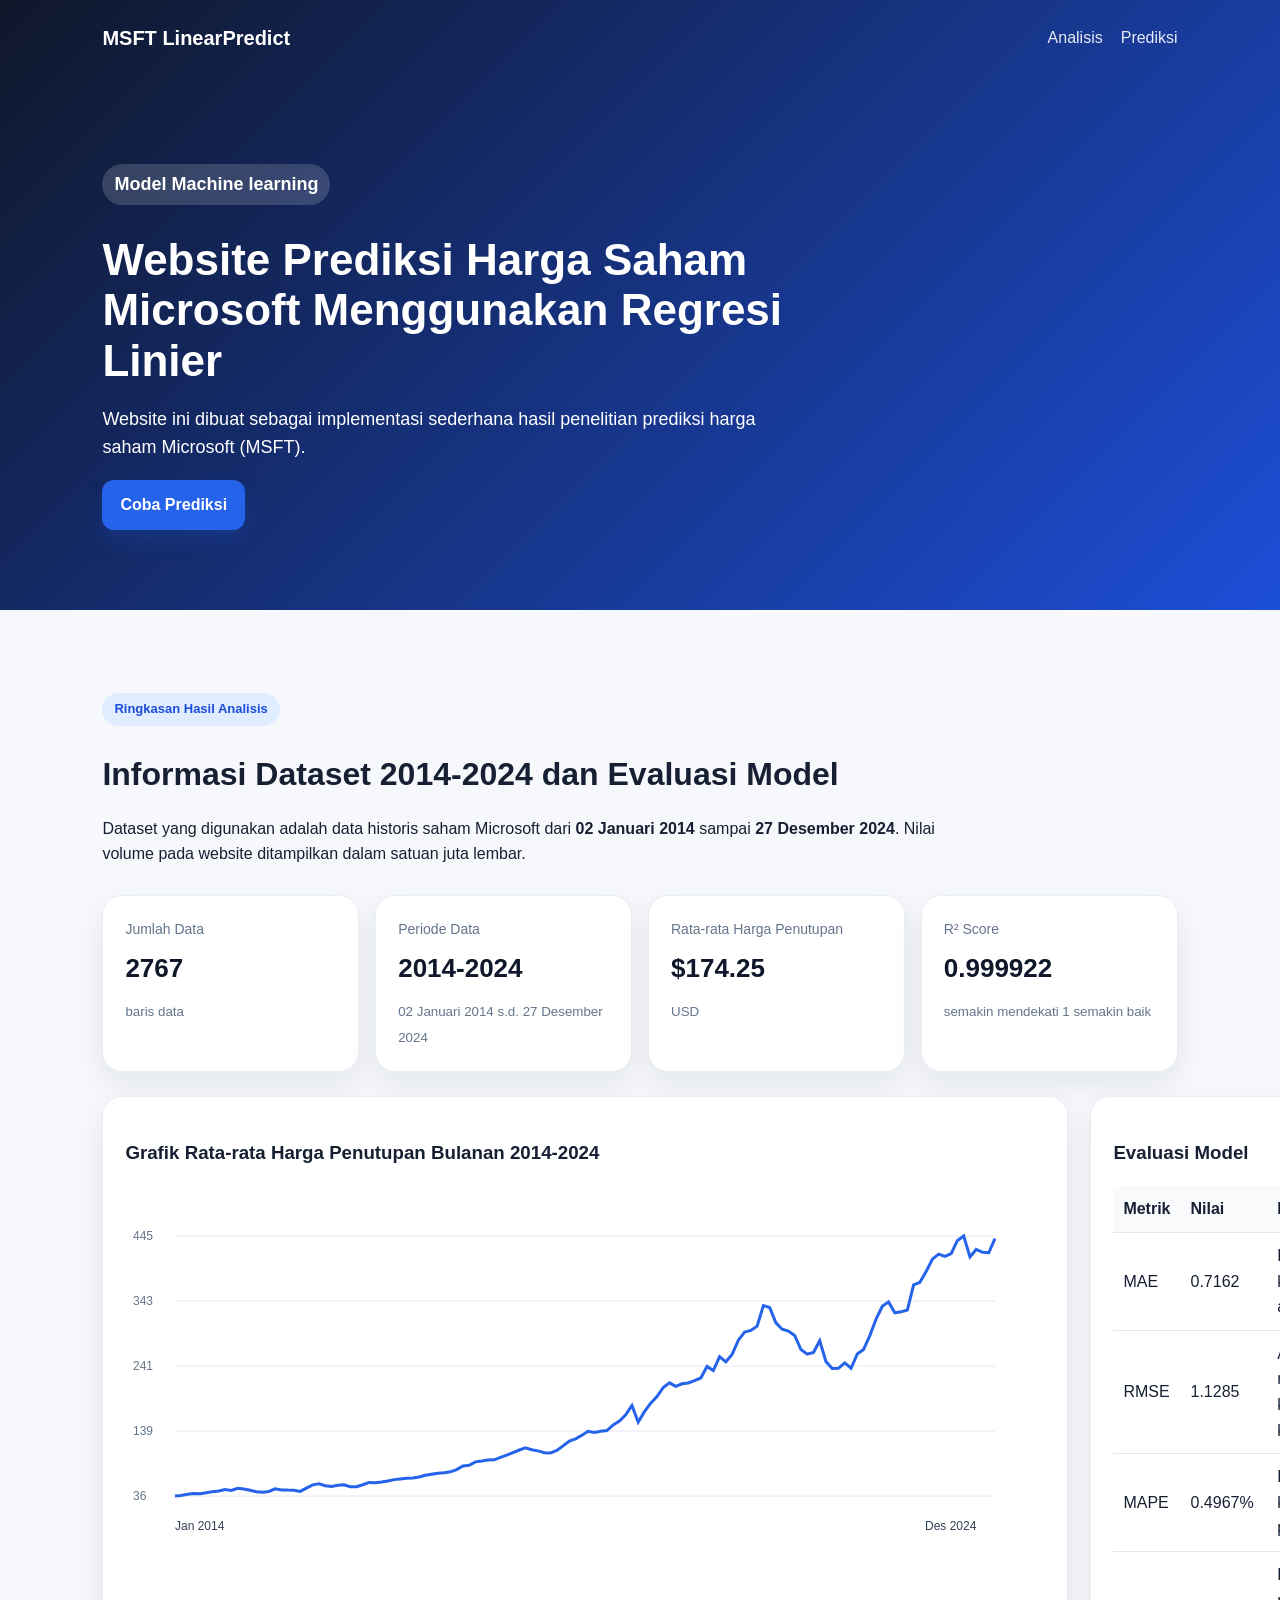
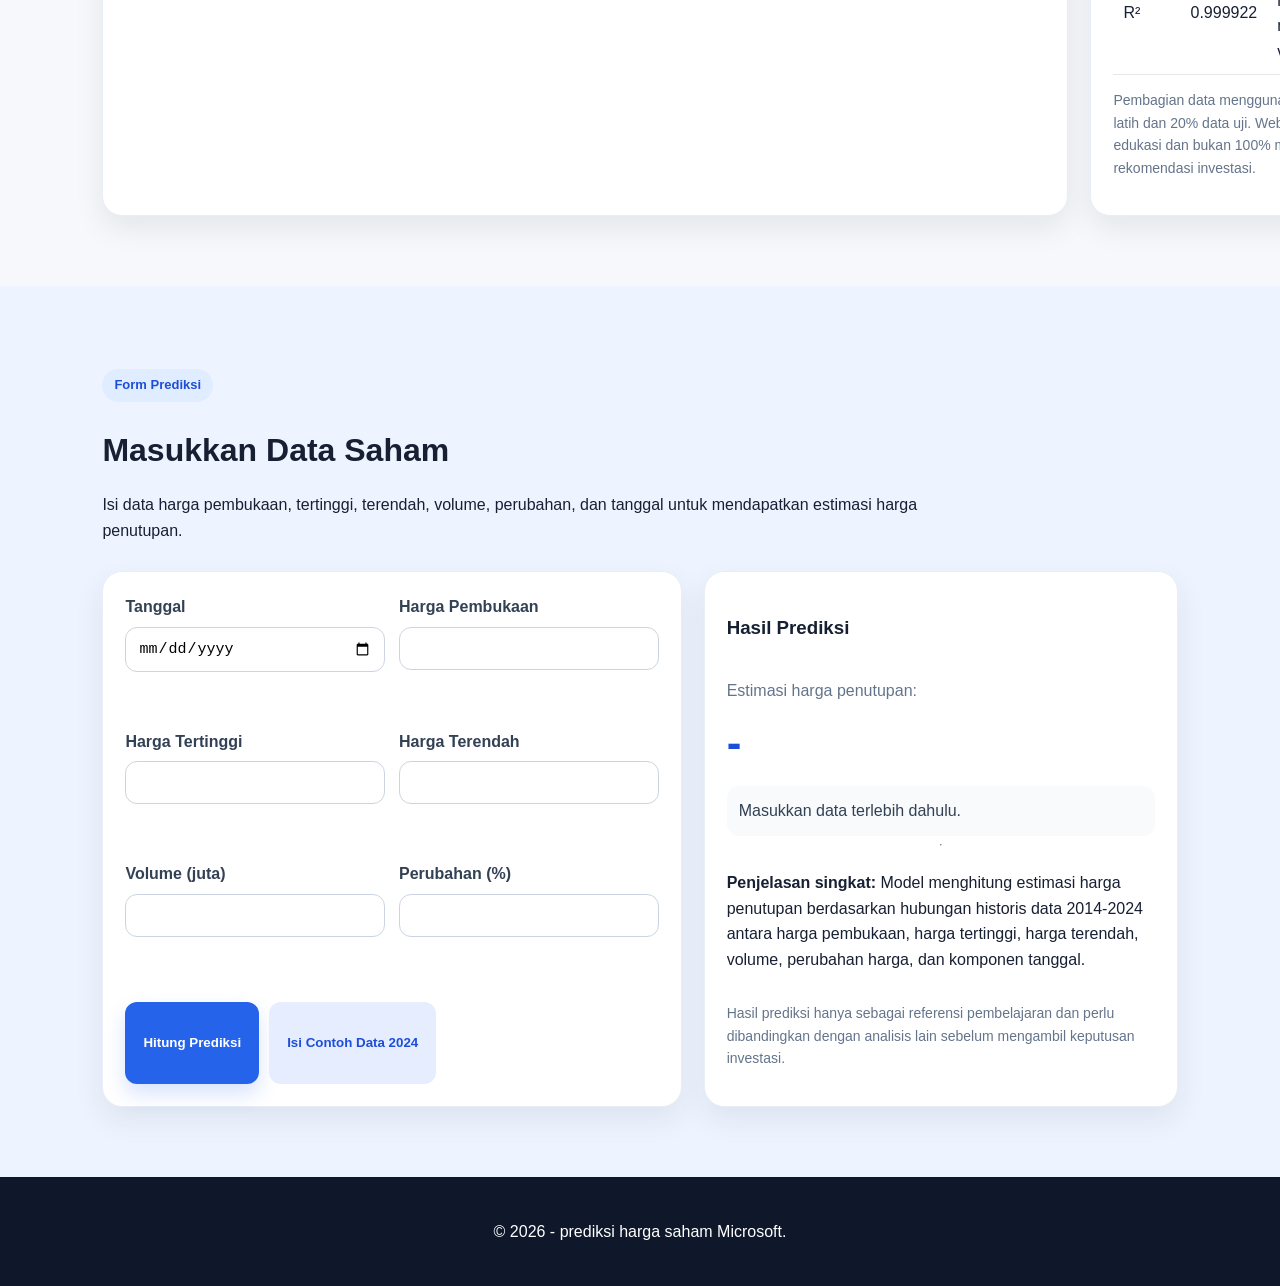
<file: index.html>
<!DOCTYPE html>
<html lang="id">
<head>
  <meta charset="UTF-8" />
  <meta name="viewport" content="width=device-width, initial-scale=1.0" />
  <title>Prediksi Harga Saham Microsoft 2014-2024</title>
  <link rel="stylesheet" href="style.css" />
</head>
<body>
  <header class="hero">
    <nav class="nav">
      <div class="brand">MSFT LinearPredict</div>
      <div class="nav-links">
        <a href="#analisis">Analisis</a>
        <a href="#prediksi">Prediksi</a>
      </div>
    </nav>
    <div class="hero-content">
      <p class="badge"> Model Machine learning </p>
      <h1>Website Prediksi Harga Saham Microsoft Menggunakan Regresi Linier</h1>
      <p>Website ini dibuat sebagai implementasi sederhana hasil penelitian prediksi harga saham Microsoft (MSFT).</p>
      <a class="button" href="#prediksi">Coba Prediksi</a>
    </div>
  </header>

  <main>
    <section id="analisis" class="section">
      <div class="section-title">
        <p class="badge">Ringkasan Hasil Analisis</p>
        <h2>Informasi Dataset 2014-2024 dan Evaluasi Model</h2>
        <p>Dataset yang digunakan adalah data historis saham Microsoft dari <strong>02 Januari 2014</strong> sampai <strong>27 Desember 2024</strong>. Nilai volume pada website ditampilkan dalam satuan juta lembar.</p>
      </div>
      <div class="cards">
        <div class="card"><span>Jumlah Data</span><strong>2767</strong><small>baris data</small></div>
        <div class="card"><span>Periode Data</span><strong>2014-2024</strong><small>02 Januari 2014 s.d. 27 Desember 2024</small></div>
        <div class="card"><span>Rata-rata Harga Penutupan</span><strong>$174.25</strong><small>USD</small></div>
        <div class="card"><span>R² Score</span><strong>0.999922</strong><small>semakin mendekati 1 semakin baik</small></div>
      </div>
      <div class="grid two">
        <div class="panel">
          <h3>Grafik Rata-rata Harga Penutupan Bulanan 2014-2024</h3>
          <canvas id="priceChart" width="920" height="360" aria-label="Grafik harga penutupan bulanan"></canvas>
        </div>
        <div class="panel">
          <h3>Evaluasi Model</h3>
          <table class="simple-table">
            <tr><th>Metrik</th><th>Nilai</th><th>Keterangan</th></tr>
            <tr><td>MAE</td><td>0.7162</td><td>Rata-rata kesalahan absolut</td></tr>
            <tr><td>RMSE</td><td>1.1285</td><td>Akar rata-rata kesalahan kuadrat</td></tr>
            <tr><td>MAPE</td><td>0.4967%</td><td>Rata-rata kesalahan persentase</td></tr>
            <tr><td>R²</td><td>0.999922</td><td>Kemampuan model menjelaskan variasi data</td></tr>
          </table>
          <p class="note">Pembagian data menggunakan 80% data latih dan 20% data uji. Website ini bersifat edukasi dan bukan 100% menjadi acuan rekomendasi investasi.</p>
        </div>
      </div>
    </section>

    <section id="prediksi" class="section alt">
      <div class="section-title">
        <p class="badge">Form Prediksi</p>
        <h2>Masukkan Data Saham</h2>
        <p>Isi data harga pembukaan, tertinggi, terendah, volume, perubahan, dan tanggal untuk mendapatkan estimasi harga penutupan.</p>
      </div>
      <div class="grid two">
        <form id="predictionForm" class="panel form-card">
          <div class="input-group"><label for="tanggal">Tanggal</label><input type="date" id="tanggal" required /></div>
          <div class="input-group"><label for="pembukaan">Harga Pembukaan</label><input type="number" step="0.01" id="pembukaan" required /></div>
          <div class="input-group"><label for="tertinggi">Harga Tertinggi</label><input type="number" step="0.01" id="tertinggi" required /></div>
          <div class="input-group"><label for="terendah">Harga Terendah</label><input type="number" step="0.01" id="terendah" required /></div>
          <div class="input-group"><label for="volume">Volume (juta)</label><input type="number" step="0.01" id="volume" required /></div>
          <div class="input-group"><label for="perubahan">Perubahan (%)</label><input type="number" step="0.01" id="perubahan" required /></div>
          <div class="button-row">
            <button type="submit" class="button">Hitung Prediksi</button>
            <button type="button" id="fillExample" class="button secondary">Isi Contoh Data 2024</button>
          </div>
        </form>
        <div class="panel result-box">
          <h3>Hasil Prediksi</h3>
          <p class="result-label">Estimasi harga penutupan:</p>
          <div id="predictionResult" class="result-value">-</div>
          <div id="predictionStatus" class="status">Masukkan data terlebih dahulu.</div>
          <hr />
          <p><strong>Penjelasan singkat:</strong> Model menghitung estimasi harga penutupan berdasarkan hubungan historis data 2014-2024 antara harga pembukaan, harga tertinggi, harga terendah, volume, perubahan harga, dan komponen tanggal.</p>
          <p class="note">Hasil prediksi hanya sebagai referensi pembelajaran dan perlu dibandingkan dengan analisis lain sebelum mengambil keputusan investasi.</p>
        </div>
      </div>
    </section>

  </main>

  <footer>
    <p>© 2026 - prediksi harga saham Microsoft.</p>
  </footer>
  <script src="script.js"></script>
</body>
</html>
</file>
<file: style.css>
*{box-sizing:border-box}body{margin:0;font-family:Arial,Helvetica,sans-serif;background:#f6f8fb;color:#172033;line-height:1.6}.hero{background:linear-gradient(135deg,#0f172a,#1d4ed8);color:white;padding-bottom:70px}.nav{display:flex;justify-content:space-between;align-items:center;padding:22px 8%;gap:20px}.brand{font-weight:700;font-size:20px}.nav-links{display:flex;gap:18px;flex-wrap:wrap}.nav a{color:white;text-decoration:none;opacity:.9}.hero-content{max-width:900px;padding:70px 8% 10px}.hero h1{font-size:44px;line-height:1.15;margin:12px 0}.hero p{font-size:18px;max-width:820px}.badge{display:inline-block;background:#e0ecff;color:#1d4ed8;padding:6px 12px;border-radius:999px;font-size:13px;font-weight:700}.hero .badge{background:rgba(255,255,255,.16);color:white}.button{display:inline-block;background:#2563eb;color:white;border:0;border-radius:12px;padding:12px 18px;text-decoration:none;font-weight:700;cursor:pointer;box-shadow:0 10px 20px rgba(37,99,235,.18)}.button.secondary{background:#e5edff;color:#1d4ed8;box-shadow:none}.button.ghost{background:white;color:#64748b;border:1px solid #d8dee9;box-shadow:none}.section{padding:70px 8%}.section.alt{background:#eef4ff}.section-title{max-width:850px;margin-bottom:28px}.section-title h2{font-size:32px;margin:10px 0}.cards{display:grid;grid-template-columns:repeat(4,minmax(0,1fr));gap:16px;margin-bottom:24px}.card,.panel{background:white;border-radius:20px;padding:22px;box-shadow:0 12px 30px rgba(15,23,42,.08);border:1px solid #e8eef8}.card span{display:block;color:#64748b;font-size:14px}.card strong{display:block;font-size:26px;margin:8px 0;color:#0f172a}.card small{color:#64748b}.grid{display:grid;gap:22px}.grid.two{grid-template-columns:1.1fr .9fr}.grid.two.small-gap{gap:14px}.simple-table{width:100%;border-collapse:collapse;margin-top:10px}.simple-table th,.simple-table td{border-bottom:1px solid #e5e7eb;padding:10px;text-align:left}.simple-table th{background:#f8fafc}.note{color:#64748b;font-size:14px}.form-card{display:grid;grid-template-columns:1fr 1fr;gap:14px}.input-group{display:flex;flex-direction:column;gap:7px}.input-group label{font-weight:700;color:#334155}.input-group input,.input-group select,.input-group textarea{border:1px solid #cbd5e1;border-radius:12px;padding:12px;font-size:15px;background:white}.button-row{grid-column:1/-1;display:flex;gap:10px;flex-wrap:wrap;margin-top:8px}.result-box{display:flex;flex-direction:column}.result-label{color:#64748b;margin-bottom:0}.result-value{font-size:44px;font-weight:800;color:#1d4ed8;margin:5px 0 8px}.status{padding:12px;border-radius:12px;background:#f8fafc;color:#334155}.status.up{background:#dcfce7;color:#166534}.status.down{background:#fee2e2;color:#991b1b}.status.neutral{background:#fef9c3;color:#854d0e}.survey-question{padding:14px 0;border-bottom:1px solid #e5e7eb}.survey-question p{font-weight:700;margin:0 0 8px}.likert{display:flex;gap:12px;flex-wrap:wrap}.likert label{background:#f8fafc;border:1px solid #e2e8f0;border-radius:10px;padding:8px 10px;cursor:pointer}.steps li{margin-bottom:10px}footer{text-align:center;padding:26px;background:#0f172a;color:white}@media(max-width:900px){.cards,.grid.two,.form-card{grid-template-columns:1fr}.hero h1{font-size:34px}.nav{align-items:flex-start;flex-direction:column}.result-value{font-size:36px}}
.likert-info {
  max-width: 980px;
  margin: 14px auto 0;
  padding: 14px 16px;
  background: #eff6ff;
  border: 1px solid #bfdbfe;
  border-radius: 16px;
  color: #1e3a8a;
  line-height: 1.65;
}

.admin-section[hidden], .admin-content[hidden] { display: none !important; }
.admin-login { max-width: 520px; }
.admin-cards { margin-bottom: 22px; }
.table-scroll { overflow-x: auto; }
.admin-table { width: 100%; border-collapse: collapse; margin-top: 10px; font-size: 14px; }
.admin-table th, .admin-table td { border-bottom: 1px solid #e5e7eb; padding: 10px; text-align: left; vertical-align: top; }
.admin-table th { background: #f8fafc; color: #334155; }
.admin-table td.small { color: #64748b; white-space: nowrap; }
#adminLoginInfo.error { color: #b91c1c; }
#adminLoginInfo.success { color: #166534; }
</file>
